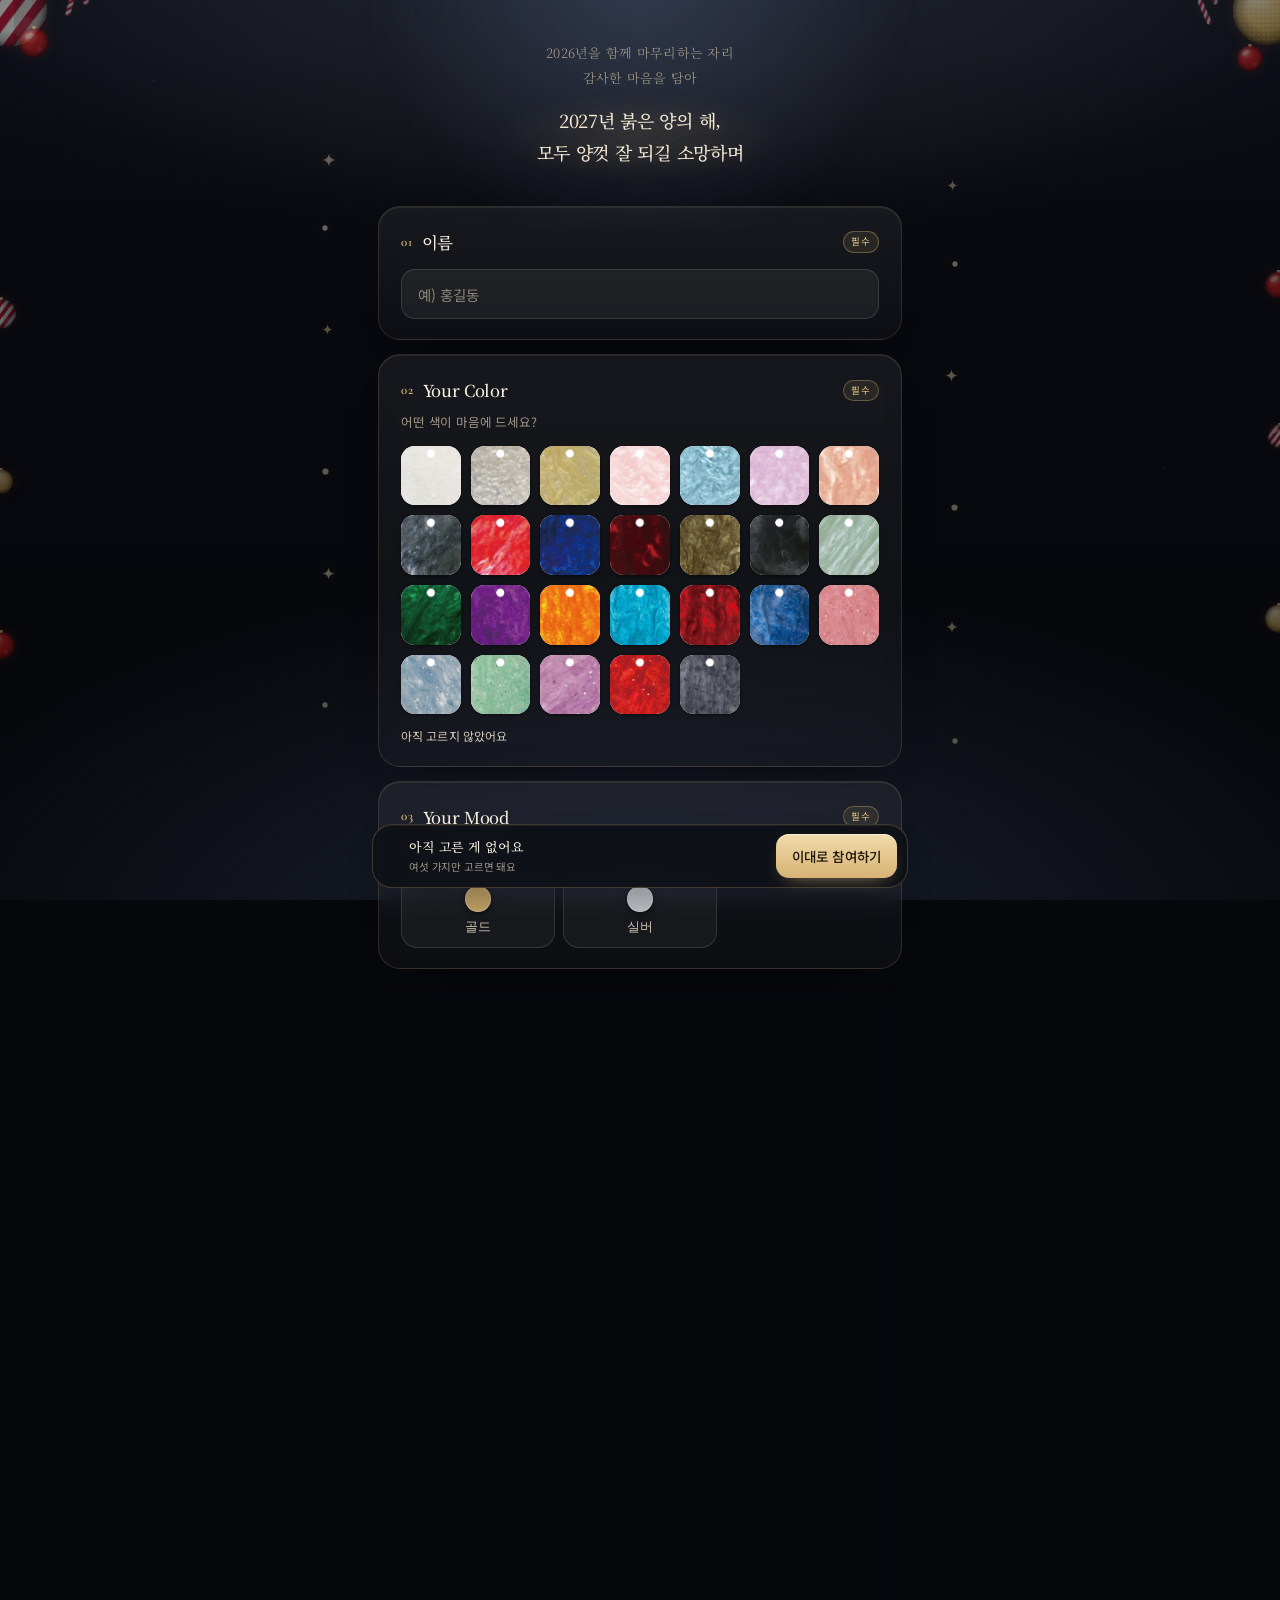
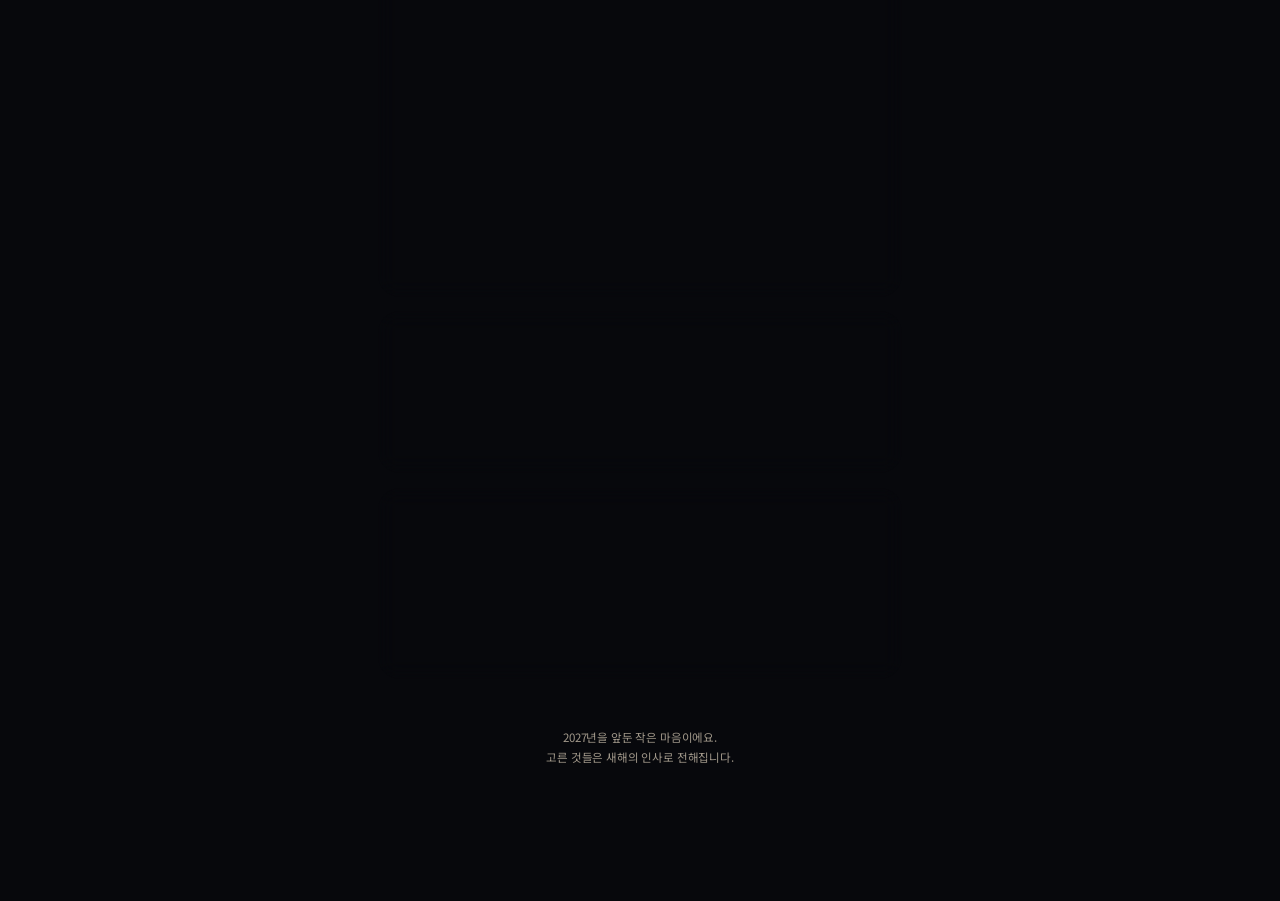
<file: index.html>
<!doctype html>
<html lang="ko">
<head>
<meta charset="utf-8">
<meta name="viewport" content="width=device-width, initial-scale=1, viewport-fit=cover">
<meta name="robots" content="noindex, nofollow">
<meta name="theme-color" content="#07080c">
<title>2027 새해 소망</title>
<meta name="description" content="2027년, 나를 닮은 색과 그림으로 새해의 무드를 골라 보세요.">
<meta property="og:title" content="2027 새해 소망">
<meta property="og:description" content="한 해를 닮은 색과 그림을 골라 새해의 첫 마음을 전해 보세요.">
<meta property="og:type" content="website">
<link rel="preconnect" href="https://fonts.googleapis.com">
<link rel="preconnect" href="https://fonts.gstatic.com" crossorigin>
<link href="https://fonts.googleapis.com/css2?family=Noto+Serif+KR:wght@300;500;700&family=Noto+Sans+KR:wght@300;400;500;700&family=Nanum+Pen+Script&family=Cormorant+Garamond:ital,wght@0,300;0,400;0,600;1,400&display=swap" rel="stylesheet">
<link rel="stylesheet" href="styles.css?v=20271120n">
</head>
<body>
<div class="sky" aria-hidden="true"></div>
<div class="aura" aria-hidden="true"></div>

<!-- 오너먼트 심볼: 유광 레드 볼 · 골드 글리터 볼 · 레드·화이트 사선 줄무늬 볼 · 캔디케인 -->
<svg class="orn-sprite" aria-hidden="true" focusable="false" width="0" height="0">
  <defs>
    <radialGradient id="oRedBody" cx="35%" cy="28%" r="82%">
      <stop offset="0" stop-color="#ff8271"/>
      <stop offset=".34" stop-color="#e4211f"/>
      <stop offset=".76" stop-color="#ad1010"/>
      <stop offset="1" stop-color="#680708"/>
    </radialGradient>
    <radialGradient id="oGoldBody" cx="35%" cy="28%" r="84%">
      <stop offset="0" stop-color="#fdf2c8"/>
      <stop offset=".42" stop-color="#e3bf6d"/>
      <stop offset=".8" stop-color="#b0872c"/>
      <stop offset="1" stop-color="#74551a"/>
    </radialGradient>
    <radialGradient id="oRim" cx="50%" cy="50%" r="50%">
      <stop offset=".58" stop-color="#000" stop-opacity="0"/>
      <stop offset=".87" stop-color="#000" stop-opacity=".26"/>
      <stop offset="1" stop-color="#000" stop-opacity=".62"/>
    </radialGradient>
    <pattern id="oGlitter" width="6.4" height="6.4" patternUnits="userSpaceOnUse">
      <circle cx="1.2" cy="1.7" r=".95" fill="#fff6cf" opacity=".9"/>
      <circle cx="4.7" cy="3.2" r=".68" fill="#fffdf0" opacity=".55"/>
      <circle cx="3" cy="5.8" r=".8" fill="#8b6a24" opacity=".5"/>
      <circle cx="6" cy="0.9" r=".55" fill="#ffe9a8" opacity=".75"/>
      <circle cx="0.6" cy="4.4" r=".5" fill="#ffeec0" opacity=".4"/>
    </pattern>
    <pattern id="oStripe" width="23" height="23" patternUnits="userSpaceOnUse" patternTransform="rotate(37)">
      <rect width="11.5" height="23" fill="#c8102e"/>
      <rect x="11.5" width="11.5" height="23" fill="#fdf7ef"/>
    </pattern>
    <clipPath id="oBallClip"><circle cx="50" cy="52" r="46"/></clipPath>

    <symbol id="oBallRed" viewBox="0 0 100 100">
      <circle cx="50" cy="52" r="46" fill="url(#oRedBody)"/>
      <circle cx="50" cy="52" r="46" fill="url(#oRim)"/>
      <ellipse cx="35" cy="31" rx="14" ry="8.6" transform="rotate(-30 35 31)" fill="#fff3ec" opacity=".5"/>
      <circle cx="67" cy="73" r="8" fill="#ff9c88" opacity=".2"/>
      <rect x="44" y="0" width="12" height="9" rx="2.6" fill="#e2bf78"/>
    </symbol>

    <symbol id="oBallGold" viewBox="0 0 100 100">
      <circle cx="50" cy="52" r="46" fill="url(#oGoldBody)"/>
      <circle cx="50" cy="52" r="46" fill="url(#oGlitter)" opacity=".85"/>
      <circle cx="50" cy="52" r="46" fill="url(#oRim)"/>
      <ellipse cx="35" cy="30" rx="12" ry="7" transform="rotate(-30 35 30)" fill="#fffaea" opacity=".22"/>
      <rect x="44" y="0" width="12" height="9" rx="2.6" fill="#e2bf78"/>
    </symbol>

    <symbol id="oBallStripe" viewBox="0 0 100 100">
      <circle cx="50" cy="52" r="46" fill="url(#oStripe)"/>
      <g clip-path="url(#oBallClip)">
        <ellipse cx="33" cy="30" rx="15" ry="9" transform="rotate(-30 33 30)" fill="#fff" opacity=".5"/>
        <path d="M56 6a46 46 0 0 1 0 92" fill="#000" opacity=".16"/>
        <ellipse cx="68" cy="74" rx="17" ry="12" fill="#fff" opacity=".12"/>
      </g>
      <circle cx="50" cy="52" r="46" fill="url(#oRim)"/>
      <rect x="44" y="0" width="12" height="9" rx="2.6" fill="#e2bf78"/>
    </symbol>

    <pattern id="oCaneStripe" width="14" height="14" patternUnits="userSpaceOnUse" patternTransform="rotate(45)">
      <rect width="7" height="14" fill="#cf1233"/>
      <rect x="7" width="7" height="14" fill="#fffdf7"/>
    </pattern>
    <mask id="oCaneMask" maskUnits="userSpaceOnUse" x="0" y="0" width="70" height="104">
      <path d="M22 96V40a19 19 0 0 1 38 0v14" fill="none" stroke="#fff" stroke-width="13" stroke-linecap="round"/>
    </mask>

    <symbol id="oCane" viewBox="0 0 70 104">
      <g mask="url(#oCaneMask)">
        <rect x="0" y="0" width="70" height="104" fill="url(#oCaneStripe)"/>
        <path d="M40 0h30v104H40z" fill="#5c0a12" opacity=".16"/>
      </g>
    </symbol>
  </defs>
</svg>

<!-- 은은하게 반짝이는 오너먼트 (터치·입력 영역을 가리지 않습니다) -->
<div class="orn-layer" aria-hidden="true">
  <!-- 상단 모서리: 왼쪽 -->
  <svg class="orn" viewBox="0 0 100 100" style="top:-34px;left:-32px;width:82px;--d:-.4s;--o:.5"><use href="#oBallStripe"/></svg>
  <svg class="orn" viewBox="0 0 100 100" style="top:26px;left:18px;width:32px;--d:-2.6s;--o:.46"><use href="#oBallRed"/></svg>
  <svg class="orn" viewBox="0 0 70 104" style="top:-20px;left:64px;width:26px;--d:-4.1s;--o:.4;transform:rotate(16deg)"><use href="#oCane"/></svg>

  <!-- 상단 모서리: 오른쪽 -->
  <svg class="orn" viewBox="0 0 100 100" style="top:-28px;right:-24px;width:74px;--d:-1.6s;--o:.5"><use href="#oBallGold"/></svg>
  <svg class="orn" viewBox="0 0 100 100" style="top:44px;right:16px;width:28px;--d:-3.4s;--o:.44"><use href="#oBallRed"/></svg>
  <svg class="orn" viewBox="0 0 70 104" style="top:-14px;right:60px;width:26px;--d:-.9s;--o:.38;transform:rotate(-24deg)"><use href="#oCane"/></svg>

  <!-- 좌우 가장자리 -->
  <svg class="orn" viewBox="0 0 100 100" style="top:33%;left:-15px;width:32px;--d:-2.1s;--o:.4"><use href="#oBallStripe"/></svg>
  <svg class="orn" viewBox="0 0 100 100" style="top:52%;left:-12px;width:26px;--d:-5.2s;--o:.36"><use href="#oBallGold"/></svg>
  <svg class="orn" viewBox="0 0 100 100" style="top:70%;left:-14px;width:30px;--d:-3.8s;--o:.38"><use href="#oBallRed"/></svg>

  <svg class="orn" viewBox="0 0 100 100" style="top:30%;right:-13px;width:29px;--d:-4.6s;--o:.4"><use href="#oBallRed"/></svg>
  <svg class="orn" viewBox="0 0 100 100" style="top:47%;right:-12px;width:25px;--d:-1.3s;--o:.36"><use href="#oBallStripe"/></svg>
  <svg class="orn" viewBox="0 0 100 100" style="top:67%;right:-14px;width:30px;--d:-6s;--o:.38"><use href="#oBallGold"/></svg>
  <svg class="orn-side l" style="top:17%;width:14px;--d:-1.1s" viewBox="0 0 24 24" role="presentation"><path d="M12 1.2c1 6.4 4.4 9.8 10.8 10.8C16.4 13 13 16.4 12 22.8 11 16.4 7.6 13 1.2 12 7.6 11 11 7.6 12 1.2Z" fill="#f3e2b8" opacity=".75"/></svg>
  <svg class="orn-side l" style="top:25%;width:6px;--d:-3.2s" viewBox="0 0 10 10" role="presentation"><circle cx="5" cy="5" r="4.4" fill="#efe3c9" opacity=".8"/></svg>
  <svg class="orn-side l" style="top:36%;width:11px;--d:-2.2s" viewBox="0 0 24 24" role="presentation"><path d="M12 1.2c1 6.4 4.4 9.8 10.8 10.8C16.4 13 13 16.4 12 22.8 11 16.4 7.6 13 1.2 12 7.6 11 11 7.6 12 1.2Z" fill="#e8d2a2" opacity=".7"/></svg>
  <svg class="orn-side l" style="top:52%;width:7px;--d:-4.4s" viewBox="0 0 10 10" role="presentation"><circle cx="5" cy="5" r="4.4" fill="#f7eccd" opacity=".7"/></svg>
  <svg class="orn-side l" style="top:63%;width:13px;--d:-0.6s" viewBox="0 0 24 24" role="presentation"><path d="M12 1.2c1 6.4 4.4 9.8 10.8 10.8C16.4 13 13 16.4 12 22.8 11 16.4 7.6 13 1.2 12 7.6 11 11 7.6 12 1.2Z" fill="#f3e2b8" opacity=".7"/></svg>
  <svg class="orn-side l" style="top:78%;width:6px;--d:-5.1s" viewBox="0 0 10 10" role="presentation"><circle cx="5" cy="5" r="4.4" fill="#efe3c9" opacity=".65"/></svg>

  <svg class="orn-side r" style="top:20%;width:11px;--d:-2.8s" viewBox="0 0 24 24" role="presentation"><path d="M12 1.2c1 6.4 4.4 9.8 10.8 10.8C16.4 13 13 16.4 12 22.8 11 16.4 7.6 13 1.2 12 7.6 11 11 7.6 12 1.2Z" fill="#e8d2a2" opacity=".72"/></svg>
  <svg class="orn-side r" style="top:29%;width:6px;--d:-0.9s" viewBox="0 0 10 10" role="presentation"><circle cx="5" cy="5" r="4.4" fill="#f7eccd" opacity=".75"/></svg>
  <svg class="orn-side r" style="top:41%;width:13px;--d:-4.0s" viewBox="0 0 24 24" role="presentation"><path d="M12 1.2c1 6.4 4.4 9.8 10.8 10.8C16.4 13 13 16.4 12 22.8 11 16.4 7.6 13 1.2 12 7.6 11 11 7.6 12 1.2Z" fill="#f3e2b8" opacity=".7"/></svg>
  <svg class="orn-side r" style="top:56%;width:7px;--d:-2.6s" viewBox="0 0 10 10" role="presentation"><circle cx="5" cy="5" r="4.4" fill="#efe3c9" opacity=".7"/></svg>
  <svg class="orn-side r" style="top:69%;width:12px;--d:-5.5s" viewBox="0 0 24 24" role="presentation"><path d="M12 1.2c1 6.4 4.4 9.8 10.8 10.8C16.4 13 13 16.4 12 22.8 11 16.4 7.6 13 1.2 12 7.6 11 11 7.6 12 1.2Z" fill="#e8d2a2" opacity=".68"/></svg>
  <svg class="orn-side r" style="top:82%;width:6px;--d:-1.7s" viewBox="0 0 10 10" role="presentation"><circle cx="5" cy="5" r="4.4" fill="#f7eccd" opacity=".6"/></svg>
</div>

<header class="hero">
  <div class="lede greeting">
    <p class="greet-small">2026년을 함께 마무리하는 자리<br>감사한 마음을 담아</p>
    <p class="greet-big">2027년 붉은 양의 해,<br>모두 양껏 잘 되길 소망하며</p>
  </div>
</header>

<main>
  <form id="moodForm" novalidate>
    <section class="panel" id="panel-name">
      <header class="panel-head">
        <span class="step">01</span>
        <h2>이름</h2>
        <span class="tag required">필수</span>
      </header>
      <div class="field">
        <input type="text" id="inputName" name="name" maxlength="16" autocomplete="name"
               placeholder="예) 홍길동" aria-label="이름">
      </div>
      <p class="error" id="errName" hidden>이름을 적어 주세요.</p>
    </section>

    <section class="panel" id="panel-color">
      <header class="panel-head">
        <span class="step">02</span>
        <h2>Your Color</h2>
        <span class="tag required">필수</span>
      </header>
      <p class="panel-desc">어떤 색이 마음에 드세요?</p>
      <div class="swatch-grid" id="colorGrid" role="radiogroup" aria-label="아크릴 컬러 26색"></div>
      <p class="picked" id="colorPicked">아직 고르지 않았어요</p>
      <p class="error" id="errColor" hidden>컬러를 하나 골라 주세요.</p>
    </section>

    <section class="panel" id="panel-mood">
      <header class="panel-head">
        <span class="step">03</span>
        <h2>Your Mood</h2>
        <span class="tag required">필수</span>
      </header>
      <p class="panel-desc">분위기도 골라 보세요</p>
      <div class="point-grid" id="moodGrid" role="radiogroup" aria-label="무드"></div>
      <p class="error" id="errMood" hidden>분위기를 하나 골라 주세요.</p>
    </section>

    <section class="panel" id="panel-image">
      <header class="panel-head">
        <span class="step">04</span>
        <h2>Your Image</h2>
        <span class="tag required">필수</span>
      </header>
      <p class="panel-desc">마음에 드는 그림과 라인을 두 자리씩 골라 보세요. 같은 것을 두 번 골라도 좋아요.</p>

      <div class="pick-block" id="blockArt">
        <div class="pick-head"><h3>그림</h3><span class="pick-count">124</span><span class="pick-state" id="artState">0 / 2</span></div>
        <div class="slots" id="artSlots" role="group" aria-label="고른 그림 자리"></div>
        <div class="art-wrap" id="artWrap">
          <div class="art-scroll" id="artScroll">
            <div class="art-grid" id="artGrid" role="group" aria-label="그림 124종"></div>
          </div>
          <span class="art-fade" aria-hidden="true"></span>
        </div>
        <p class="scroll-cue" id="artCue"><span aria-hidden="true">←</span> 좌우로 넘겨 보세요 <span aria-hidden="true">→</span></p>
        <p class="pick-hint" id="artHint">빈 자리를 누르면 ①, ② 순서로 담겨요. 같은 그림을 두 번 눌러도 돼요.</p>
      </div>

      <div class="pick-block" id="blockLine">
        <div class="pick-head"><h3>라인</h3><span class="pick-count">7</span><span class="pick-state" id="lineState">0 / 2</span></div>
        <div class="slots" id="lineSlots" role="group" aria-label="고른 라인 자리"></div>
        <div class="line-grid" id="lineGrid" role="group" aria-label="라인 7종"></div>
        <p class="pick-hint" id="lineHint">빈 자리를 누르면 ①, ② 순서로 담겨요. 같은 라인을 두 번 눌러도 돼요.</p>
      </div>

      <p class="picked" id="iconPicked">아직 고르지 않았어요</p>
      <p class="error" id="errIcon" hidden>그림을 하나 골라 주세요.</p>
    </section>

    <section class="panel" id="panel-number">
      <header class="panel-head">
        <span class="step">05</span>
        <h2>Your Number</h2>
        <span class="tag">선택</span>
      </header>
      <p class="panel-desc">2027년을 대표할 나만의 숫자나 기념일을 적어주세요.</p>
      <div class="field">
        <input type="text" id="inputNumber" name="number" maxlength="20" placeholder="예) 2027 / 0101 / 777 / 1004" aria-label="Your Number">
      </div>
    </section>

    <section class="panel" id="panel-keyword">
      <header class="panel-head">
        <span class="step">06</span>
        <h2>Your Keyword</h2>
        <span class="tag required">필수</span>
      </header>
      <p class="panel-desc">2027년 나와 함께 할 단어를 적어주세요</p>
      <div class="field">
        <input type="text" id="inputKeyword" name="keyword" maxlength="24" placeholder="입력해 주세요" aria-label="Your Keyword" aria-describedby="keywordExamples">
      </div>
      <p class="field-hint" id="keywordExamples">예) <span class="ex">꿀호떡</span> / <span class="ex">나는멋있어</span> / <span class="ex">ArieL</span> / <span class="ex">Romans5:8</span> / <span class="ex">Happy</span></p>
      <p class="error" id="errKeyword" hidden>단어를 적어 주세요.</p>
    </section>

    <footer class="site-foot">
      <p>2027년을 앞둔 작은 마음이에요.<br>고른 것들은 새해의 인사로 전해집니다.</p>
    </footer>

  </form>
</main>

<div class="dock" id="dock">
  <span class="dock-swatch" id="dockSwatch" aria-hidden="true"></span>
  <div class="dock-text">
    <strong id="dockTitle">아직 고른 게 없어요</strong>
    <small id="dockSub">여섯 가지만 고르면 돼요</small>
  </div>
  <button type="submit" form="moodForm" class="btn-primary" id="submitBtn">이대로 참여하기</button>
</div>

<div class="done" id="doneScreen" hidden>
  <div class="done-orn" aria-hidden="true">
    <svg class="tw" style="top:16px;left:24px;width:13px;animation-delay:-1.4s" viewBox="0 0 24 24"><path d="M12 1.2c1 6.4 4.4 9.8 10.8 10.8C16.4 13 13 16.4 12 22.8 11 16.4 7.6 13 1.2 12 7.6 11 11 7.6 12 1.2Z" fill="#f3e2b8"/></svg>
    <svg class="tw" style="top:44px;right:30px;width:9px;animation-delay:-3.6s" viewBox="0 0 24 24"><path d="M12 1.2c1 6.4 4.4 9.8 10.8 10.8C16.4 13 13 16.4 12 22.8 11 16.4 7.6 13 1.2 12 7.6 11 11 7.6 12 1.2Z" fill="#e8d2a2"/></svg>
    <svg class="tw" style="top:8px;right:96px;width:6px;animation-delay:-2.1s" viewBox="0 0 24 24"><path d="M12 1.2c1 6.4 4.4 9.8 10.8 10.8C16.4 13 13 16.4 12 22.8 11 16.4 7.6 13 1.2 12 7.6 11 11 7.6 12 1.2Z" fill="#f7eccd"/></svg>
    <svg class="tw" style="top:72px;left:78px;width:7px;animation-delay:-4.8s" viewBox="0 0 24 24"><path d="M12 1.2c1 6.4 4.4 9.8 10.8 10.8C16.4 13 13 16.4 12 22.8 11 16.4 7.6 13 1.2 12 7.6 11 11 7.6 12 1.2Z" fill="#e8d2a2"/></svg>
  </div>
  <div class="done-inner">
    <p class="done-eyebrow">고르기 완료</p>
    <h2 id="doneTitle">참여해 주셔서 감사합니다!</h2>
    <p class="done-sub" id="doneSub">고른 마음이 잘 담겼어요.</p>
    <ul class="summary" id="doneSummary"></ul>
    <p class="done-note">2027년 붉은 양의 해, 모두 양껏 잘 되길 바라며.<br>2026년을 함께 마무리하는 자리, 감사한 마음을 담아.</p>
    <button type="button" class="btn-ghost" id="againBtn">처음부터 다시 고르기</button>
  </div>
</div>

<script src="app.js?v=20271120n"></script>
</body>
</html>
</file>
<file: styles.css>
/* 2027 나만의 무드 — midnight / champagne edition */
:root{
  --bg:#07080c;
  --bg-2:#0b0d13;
  --bg-3:#131722;
  --ink:#f5eee0;
  --ink-soft:#d2c8b6;
  --muted:#a1988a;
  --line:rgba(214,186,132,.16);
  --line-soft:rgba(255,255,255,.09);
  --accent:#e3b972;
  --gold:#d9b877;
  --gold-deep:#a9853f;
  --gold-line:rgba(217,184,119,.34);
  --cream:#f8f1e2;
  --serif:'Noto Serif KR','Nanum Myeongjo',Georgia,serif;
  --sans:'Noto Sans KR','Apple SD Gothic Neo',system-ui,-apple-system,sans-serif;
  --hand:'Nanum Pen Script','Gaegu','Segoe Script',cursive;
  --display:'Cormorant Garamond','Noto Serif KR',Georgia,serif;
  --radius:22px;
  color-scheme:dark;
}

*{box-sizing:border-box}
html{
  -webkit-text-size-adjust:100%;
  scroll-padding-bottom:118px;
  background:var(--bg);
}
body{
  margin:0;
  padding:0 0 calc(110px + env(safe-area-inset-bottom));
  background:var(--bg);
  color:var(--ink);
  font-family:var(--sans);
  font-weight:400;
  line-height:1.6;
  letter-spacing:-0.01em;
  word-break:keep-all;
  overflow-wrap:break-word;
  -webkit-font-smoothing:antialiased;
  overflow-x:hidden;
}

/* 깊은 연말 블랙 — 네이비-블랙 그라데이션 */
body::before{
  content:'';
  position:fixed;
  inset:0;
  background:
    radial-gradient(120% 62% at 50% -12%, #1b2233 0%, rgba(27,34,51,0) 62%),
    radial-gradient(78% 42% at 50% -4%, rgba(217,184,119,.13) 0%, rgba(217,184,119,0) 68%),
    radial-gradient(90% 60% at 50% 106%, rgba(30,37,54,.85) 0%, rgba(7,8,12,0) 70%),
    linear-gradient(180deg, #0a0c12 0%, #08090e 38%, #06070a 100%);
  pointer-events:none;
  z-index:0;
}
/* 아주 옅은 별가루 */
.sky{
  position:fixed;
  inset:0;
  pointer-events:none;
  z-index:0;
  opacity:.55;
  background-image:
    radial-gradient(1.1px 1.1px at 12% 9%, rgba(255,247,226,.85), transparent 60%),
    radial-gradient(1px 1px at 82% 14%, rgba(255,247,226,.6), transparent 60%),
    radial-gradient(1.2px 1.2px at 33% 26%, rgba(240,226,196,.5), transparent 60%),
    radial-gradient(1px 1px at 68% 38%, rgba(255,247,226,.45), transparent 60%),
    radial-gradient(1.3px 1.3px at 91% 52%, rgba(255,247,226,.5), transparent 60%),
    radial-gradient(1px 1px at 6% 46%, rgba(240,226,196,.5), transparent 60%),
    radial-gradient(1.1px 1.1px at 46% 64%, rgba(255,247,226,.35), transparent 60%),
    radial-gradient(1px 1px at 76% 78%, rgba(240,226,196,.4), transparent 60%),
    radial-gradient(1.2px 1.2px at 22% 88%, rgba(255,247,226,.35), transparent 60%);
}
.aura{
  position:fixed;
  left:50%; top:-300px;
  width:560px; height:560px;
  margin-left:-280px;
  border-radius:50%;
  background:radial-gradient(circle, rgba(120,146,196,.22), rgba(120,146,196,0) 68%);
  filter:blur(14px);
  pointer-events:none;
  z-index:0;
}
main,header,footer,.dock{position:relative;z-index:1}

/* ---------- 오너먼트 ---------- */
.orn-layer{
  position:fixed;
  inset:0;
  z-index:0;
  pointer-events:none;
  overflow:hidden;
}
.orn-sprite{
  position:absolute;
  width:0; height:0;
  overflow:hidden;
}
/* 유광 레드·골드 글리터·사선 줄무늬 볼, 캔디케인 — 배경 장식(터치·입력 방해 없음) */
.orn{
  position:absolute;
  height:auto;
  opacity:var(--o,.4);
  filter:drop-shadow(0 0 7px rgba(226,84,52,.22));
  animation:ornTwinkle 9s ease-in-out infinite;
  animation-delay:var(--d,0s);
  pointer-events:none;
}
@keyframes ornTwinkle{
  0%,100%{opacity:var(--o,.4)}
  44%{opacity:calc(var(--o,.4) * 1.6)}
  62%{opacity:calc(var(--o,.4) * 1.05)}
  80%{opacity:calc(var(--o,.4) * .72)}
}
.orn-side{
  position:absolute;
  height:auto;
  opacity:.5;
  filter:drop-shadow(0 0 6px rgba(233,206,150,.35));
}
.orn-side.l{left:8px}
.orn-side.r{right:8px}
.tw{
  animation:twinkle 5.2s ease-in-out infinite;
  transform-box:fill-box;
  transform-origin:center;
  opacity:.55;
}
@keyframes twinkle{
  0%,100%{opacity:.22;transform:scale(.88)}
  42%{opacity:.98;transform:scale(1.08)}
  66%{opacity:.45;transform:scale(.96)}
}

/* ---------- hero ---------- */
.hero{
  max-width:560px;
  margin:0 auto;
  padding:calc(40px + env(safe-area-inset-top)) 20px 4px;
  text-align:center;
}
.lede.greeting{
  display:flex;
  flex-direction:column;
  gap:13px;
  margin:0 auto;
  max-width:20em;
  font-family:var(--serif);
  font-weight:300;
  letter-spacing:-0.005em;
  text-align:center;
}
.lede.greeting p{margin:0}
.greet-small{
  font-size:clamp(12px,3.3vw,13px);
  font-weight:300;
  line-height:1.95;
  letter-spacing:.02em;
  color:#a89d8b;
}
.greet-big{
  position:relative;
  font-size:clamp(16px,4.5vw,18px);
  font-weight:500;
  line-height:1.78;
  letter-spacing:-0.015em;
  color:#f2e8d4;
  text-shadow:0 1px 20px rgba(217,184,119,.22);
}
.greet-big::before{
  content:'';
  position:absolute;
  inset:-12px -20px;
  background:radial-gradient(58% 72% at 50% 50%, rgba(217,184,119,.11), rgba(217,184,119,0) 72%);
  pointer-events:none;
  z-index:-1;
}

/* ---------- panels ---------- */
#moodForm{
  max-width:560px;
  margin:0 auto;
  padding:34px 18px 0;
}
.panel{
  background:linear-gradient(180deg, rgba(255,255,255,.062), rgba(255,255,255,.028));
  border:1px solid var(--line);
  border-radius:var(--radius);
  padding:20px 18px 18px;
  margin:0 0 14px;
  box-shadow:
    0 1px 0 rgba(255,255,255,.07) inset,
    0 22px 44px -34px rgba(0,0,0,.95);
  -webkit-backdrop-filter:blur(10px) saturate(1.05);
  backdrop-filter:blur(10px) saturate(1.05);
  scroll-margin-top:20px;
}
.panel-head{
  display:flex;
  align-items:center;
  gap:8px;
  flex-wrap:wrap;
}
.step{
  font-family:var(--display);
  font-size:13px;
  font-weight:600;
  letter-spacing:.1em;
  color:var(--gold);
}
.panel-head h2{
  margin:0;
  font-family:var(--serif);
  font-size:16.5px;
  font-weight:500;
  letter-spacing:-0.02em;
  color:var(--cream);
  flex:1 1 auto;
}
.tag{
  font-size:9.5px;
  letter-spacing:.08em;
  padding:2px 7px;
  border-radius:999px;
  border:1px solid rgba(255,255,255,.14);
  color:var(--muted);
  background:rgba(255,255,255,.04);
  flex:none;
}
.tag.required{
  color:#ecc98d;
  border-color:rgba(217,184,119,.34);
  background:rgba(217,184,119,.1);
}
.panel-desc{
  margin:8px 0 14px;
  font-size:12.5px;
  line-height:1.6;
  color:var(--muted);
}
.field{position:relative}
/* 설명 문구가 없는 패널(01 이름)은 제목과 입력칸 사이 여백을 따로 준다 */
.panel-head + .field{margin-top:14px}
.field input{
  width:100%;
  height:50px;
  padding:0 16px;
  font-family:var(--sans);
  font-size:16px;
  color:var(--cream);
  background:rgba(255,255,255,.055);
  border:1px solid rgba(255,255,255,.13);
  border-radius:14px;
  outline:none;
  transition:border-color .2s, box-shadow .2s, background .2s;
  -webkit-appearance:none;
  caret-color:var(--gold);
}
.field input::placeholder{color:#8e8778;font-size:14.5px}
/* 입력칸 placeholder에 다 들어가지 않는 예시는 입력칸 바로 아래 안내 문구로 줄바꿔 모두 보이게 둔다 */
.field-hint{
  margin:8px 2px 0;
  font-size:12px;
  line-height:1.75;
  letter-spacing:0.01em;
  color:var(--muted);
  word-break:keep-all;
  overflow-wrap:break-word;
}
.field-hint .ex{white-space:nowrap}
.field input:focus{
  border-color:rgba(217,184,119,.62);
  background:rgba(255,255,255,.08);
  box-shadow:0 0 0 4px rgba(217,184,119,.14);
}
.error{
  margin:8px 0 0;
  font-size:11.5px;
  color:#eda692;
  letter-spacing:0.01em;
}
.chips{
  display:flex;
  gap:6px;
  flex-wrap:wrap;
  margin-top:10px;
}
.chip{
  font-family:var(--sans);
  font-size:11.5px;
  color:var(--ink-soft);
  background:rgba(255,255,255,.05);
  border:1px solid rgba(255,255,255,.12);
  border-radius:999px;
  padding:6px 11px;
  cursor:pointer;
  transition:all .18s ease;
}
.chip:hover{background:rgba(217,184,119,.12);border-color:rgba(217,184,119,.45);color:var(--cream)}
.chip:active{transform:scale(.97)}

/* ---------- color swatches ---------- */
.swatch-grid{
  display:grid;
  grid-template-columns:repeat(auto-fill, minmax(48px,1fr));
  gap:8px;
}
.swatch{
  position:relative;
  aspect-ratio:1;
  padding:0;
  border:0;
  background:none;
  cursor:pointer;
  border-radius:16px;
  -webkit-tap-highlight-color:transparent;
}
.swatch img{
  width:100%; height:100%;
  display:block;
  border-radius:14px;
  object-fit:cover;
  background:#fff;
  box-shadow:0 1px 3px rgba(0,0,0,.5), 0 0 0 1px rgba(255,255,255,.16) inset;
  transition:transform .18s ease, box-shadow .18s ease;
}
.swatch:hover img{transform:translateY(-1px)}
.swatch .swatch-check{
  position:absolute;
  right:-4px; bottom:-4px;
  width:18px; height:18px;
  border-radius:50%;
  background:#100f0c;
  color:var(--cream);
  font-size:10px;
  line-height:18px;
  text-align:center;
  opacity:0;
  transform:scale(.6);
  transition:all .18s ease;
  box-shadow:0 0 0 1.5px rgba(247,240,226,.85);
}
.swatch[aria-checked="true"] img{
  transform:scale(.9);
  box-shadow:0 0 0 2px #f0d9a8, 0 0 0 5px rgba(10,11,15,.95), 0 6px 16px rgba(0,0,0,.6);
}
.swatch[aria-checked="true"] .swatch-check{opacity:1;transform:scale(1)}
.picked{
  margin:12px 0 0;
  font-size:12px;
  color:var(--ink-soft);
  letter-spacing:.01em;
  min-height:1.3em;
}
.picked b{font-weight:500;color:var(--cream)}

/* ---------- points ---------- */
.point-grid{
  display:grid;
  grid-template-columns:repeat(3,1fr);
  gap:8px;
}
.point{
  position:relative;
  display:flex;
  flex-direction:column;
  align-items:center;
  gap:7px;
  padding:13px 6px 11px;
  border:1px solid rgba(255,255,255,.12);
  border-radius:16px;
  background:rgba(255,255,255,.045);
  cursor:pointer;
  transition:all .18s ease;
  -webkit-tap-highlight-color:transparent;
}
.point .orb{
  width:26px; height:26px;
  border-radius:50%;
  box-shadow:0 0 0 1px rgba(255,255,255,.28) inset, 0 2px 6px rgba(0,0,0,.55);
}
.point span{font-size:12.5px;color:var(--ink-soft);letter-spacing:.02em}
.point[aria-checked="true"]{
  border-color:rgba(217,184,119,.72);
  background:rgba(217,184,119,.1);
  box-shadow:0 0 0 1px rgba(217,184,119,.3), 0 8px 20px -14px rgba(217,184,119,.8);
}
.point[aria-checked="true"] span{color:var(--cream);font-weight:500}

/* ---------- icon tabs & grid ---------- */
.tabs{
  display:flex;
  gap:6px;
  overflow-x:auto;
  padding:2px 0 10px;
  scrollbar-width:none;
}
.tabs::-webkit-scrollbar{display:none}
.tab{
  flex:none;
  font-family:var(--sans);
  font-size:12px;
  color:var(--ink-soft);
  background:rgba(255,255,255,.05);
  border:1px solid rgba(255,255,255,.12);
  border-radius:999px;
  padding:7px 13px;
  cursor:pointer;
  transition:all .18s ease;
  white-space:nowrap;
}
.tab .count{opacity:.55;font-size:10.5px;margin-left:3px}
.tab[aria-selected="true"]{
  background:linear-gradient(180deg, #f1d9a8, #d8b477);
  border-color:rgba(240,217,168,.9);
  color:#221a0e;
  font-weight:500;
  box-shadow:0 6px 16px -10px rgba(217,184,119,.85);
}
.tab[aria-selected="true"] .count{opacity:.6}
/* 아이콘은 검은 획 투명 PNG → 셀 배경은 밝은 아이보리/크림으로 유지 */
.icon-grid{
  display:grid;
  grid-template-columns:repeat(5, 1fr);
  gap:6px;
}
.icon-cell{
  position:relative;
  aspect-ratio:1;
  padding:7px;
  border:1px solid rgba(255,255,255,.1);
  border-radius:12px;
  background:linear-gradient(180deg, #fbf6ea 0%, #efe6d5 100%);
  cursor:pointer;
  transition:all .16s ease;
  -webkit-tap-highlight-color:transparent;
  /* 같은 칸을 연속으로 두 번 탭할 때 더블탭 줌으로 두 번째 탭이 먹히지 않도록 */
  touch-action:manipulation;
}
.icon-cell:hover{border-color:rgba(217,184,119,.6);background:linear-gradient(180deg, #fffdf6 0%, #f6efe0 100%)}
.icon-cell img{
  width:100%; height:100%;
  object-fit:contain;
  display:block;
}
.icon-cell[aria-checked="true"]{
  border-color:#f0d9a8;
  background:linear-gradient(180deg, #fffdf6 0%, #f7efdd 100%);
  box-shadow:0 0 0 2px #e8c98f, 0 0 0 5px rgba(232,201,143,.2), 0 8px 18px -8px rgba(0,0,0,.75);
}

/* ---------- 그림·라인 두 개 고르기 ---------- */
.pick-block{margin:0 0 16px}
.pick-block:last-of-type{margin-bottom:6px}
.pick-head{
  display:flex;
  align-items:baseline;
  gap:7px;
  margin:0 0 9px;
}
.pick-head h3{
  margin:0;
  font-family:var(--serif);
  font-size:13.5px;
  font-weight:500;
  letter-spacing:-0.01em;
  color:var(--cream);
}
.pick-count{font-size:10px;color:var(--muted);letter-spacing:.04em}
.pick-state{
  margin-left:auto;
  flex:none;
  font-family:var(--display);
  font-size:11.5px;
  font-weight:600;
  letter-spacing:.08em;
  color:var(--muted);
  border:1px solid rgba(255,255,255,.13);
  border-radius:999px;
  padding:1px 9px;
  transition:all .2s ease;
}
.pick-state.is-full{
  color:#f0d9a8;
  border-color:rgba(217,184,119,.5);
  background:rgba(217,184,119,.12);
}
.pick-hint{
  margin:9px 0 0;
  font-size:11px;
  line-height:1.55;
  letter-spacing:.005em;
  color:#8d8577;
  transition:color .2s ease;
}
.pick-hint.flash{color:#e9c893}
.pick-hint.full{color:#c4b79d}

/* 그림 124종 — 4행 가로 스크롤 그리드 */
.slots{
  display:grid;
  grid-template-columns:1fr 1fr;
  gap:6px;
  margin:0 0 10px;
}
.slot{
  display:flex;
  align-items:center;
  gap:6px;
  min-height:44px;
  padding:5px 7px;
  border:1px dashed rgba(255,255,255,.18);
  border-radius:12px;
  background:rgba(255,255,255,.03);
  transition:border-color .2s ease, background .2s ease;
}
.slot.filled{
  border-style:solid;
  border-color:rgba(217,184,119,.5);
  background:rgba(217,184,119,.09);
}
.slot-no{
  flex:none;
  width:13px;
  font-family:var(--display);
  font-size:12.5px;
  line-height:1;
  text-align:center;
  color:var(--gold);
}
.slot-thumb{
  flex:none;
  display:none;
  width:26px; height:26px;
  padding:3px;
  border-radius:7px;
  background:linear-gradient(180deg, #fbf6ea 0%, #efe6d5 100%);
}
.slot.filled .slot-thumb{display:block}
.slot-thumb img{width:100%;height:100%;object-fit:contain;display:block}
.slot-name{
  flex:1 1 auto;
  min-width:0;
  font-size:10.8px;
  line-height:1.25;
  color:#8d8577;
  overflow:hidden;
  display:-webkit-box;
  -webkit-box-orient:vertical;
  -webkit-line-clamp:2;
  word-break:keep-all;
}
.slot.filled .slot-name{color:var(--cream)}
.slot-x{
  flex:none;
  width:22px; height:22px;
  padding:0;
  border:0;
  border-radius:50%;
  background:rgba(255,255,255,.09);
  color:var(--ink-soft);
  font-family:var(--sans);
  font-size:12px;
  line-height:22px;
  text-align:center;
  cursor:pointer;
  -webkit-tap-highlight-color:transparent;
  touch-action:manipulation;
}
.slot-x:active{transform:scale(.94)}
.slot:not(.filled) .slot-x{visibility:hidden}

.art-wrap{position:relative}
.art-scroll{
  overflow-x:auto;
  overflow-y:hidden;
  -webkit-overflow-scrolling:touch;
  overscroll-behavior-x:contain;
  padding:7px 3px 9px;
  scrollbar-width:thin;
  scrollbar-color:rgba(217,184,119,.45) rgba(255,255,255,.06);
}
.art-scroll::-webkit-scrollbar{height:4px}
.art-scroll::-webkit-scrollbar-track{background:rgba(255,255,255,.06);border-radius:2px}
.art-scroll::-webkit-scrollbar-thumb{background:rgba(217,184,119,.45);border-radius:2px}
.art-grid{
  --cell:60px;
  display:grid;
  grid-auto-flow:column;
  grid-template-rows:repeat(4, var(--cell));
  grid-auto-columns:var(--cell);
  gap:6px;
  justify-content:start;
}
.art-grid .icon-cell{width:var(--cell);height:var(--cell)}
.art-fade{
  position:absolute;
  top:0; right:0; bottom:11px;
  width:38px;
  pointer-events:none;
  border-radius:0 12px 12px 0;
  background:linear-gradient(90deg, rgba(13,15,21,0) 0%, rgba(11,13,19,.86) 72%, rgba(10,12,18,.95) 100%);
  transition:opacity .3s ease;
}
.art-wrap.at-end .art-fade{opacity:0}
.scroll-cue{
  display:flex;
  align-items:center;
  gap:5px;
  margin:2px 0 0;
  font-size:10.5px;
  letter-spacing:.02em;
  color:#b8a887;
  opacity:.9;
  transition:opacity .35s ease;
  animation:cueNudge 2.6s ease-in-out infinite;
}
.scroll-cue span{font-size:10px;color:var(--gold)}
.scroll-cue.off{opacity:0}
@keyframes cueNudge{
  0%,100%{transform:translateX(0)}
  50%{transform:translateX(4px)}
}
.line-grid{
  display:grid;
  grid-template-columns:1fr;
  gap:6px;
}
.line-grid .icon-cell{
  aspect-ratio:auto;
  height:46px;
  padding:9px 12px;
}
.icon-cell .pick-badge{
  position:absolute;
  right:-5px; top:-5px;
  min-width:19px; height:19px;
  padding:0 3px;
  border-radius:10px;
  background:#17140f;
  color:#f6efe0;
  font-family:var(--sans);
  font-size:11px;
  line-height:19px;
  text-align:center;
  letter-spacing:-0.02em;
  box-shadow:0 0 0 1.5px rgba(247,240,226,.9);
  opacity:0;
  transform:scale(.6);
  transition:all .16s ease;
}
.icon-cell[aria-checked="true"] .pick-badge{opacity:1;transform:scale(1)}

/* ---------- 푸터 (맨 아래 문구만, 2027 MOOD 표기는 두지 않는다) ---------- */
.site-foot{
  text-align:center;
  padding:22px 10px 12px;
  color:var(--muted);
  font-size:11.5px;
  line-height:1.8;
}

/* ---------- dock (선택 요약 + 제출) ---------- */
.dock{
  position:fixed;
  left:12px; right:12px;
  bottom:calc(12px + env(safe-area-inset-bottom));
  max-width:536px;
  margin:0 auto;
  display:flex;
  align-items:center;
  gap:11px;
  padding:9px 10px 9px 14px;
  border-radius:20px;
  border:1px solid rgba(217,184,119,.24);
  background:rgba(13,15,21,.88);
  -webkit-backdrop-filter:blur(18px) saturate(1.15);
  backdrop-filter:blur(18px) saturate(1.15);
  box-shadow:
    0 20px 46px -24px rgba(0,0,0,.95),
    0 1px 0 rgba(255,255,255,.07) inset;
  transition:transform .35s ease, opacity .35s ease;
}
.dock.hide{transform:translateY(140%);opacity:0;pointer-events:none}
.dock-swatch{
  width:11px; height:11px;
  flex:none;
  border-radius:50%;
  background:rgba(255,255,255,.14);
  box-shadow:0 0 0 1px rgba(255,255,255,.22), 0 0 10px rgba(255,255,255,.12);
  opacity:0;
  transition:opacity .3s ease, background .3s ease;
}
.dock-swatch.on{opacity:1}
.dock-text{
  flex:1 1 auto;
  min-width:0;
  display:flex;
  flex-direction:column;
  gap:1px;
}
.dock-text strong{
  font-family:var(--serif);
  font-size:13px;
  font-weight:500;
  letter-spacing:-0.01em;
  color:var(--cream);
  white-space:nowrap;
  overflow:hidden;
  text-overflow:ellipsis;
}
.dock-text small{
  font-size:10.5px;
  color:var(--muted);
  white-space:nowrap;
  overflow:hidden;
  text-overflow:ellipsis;
}
.btn-primary{
  flex:none;
  height:44px;
  padding:0 16px;
  border:0;
  border-radius:13px;
  background:linear-gradient(180deg, #f2dcab 0%, #d7b275 100%);
  color:#1d160b;
  font-family:var(--sans);
  font-size:13.5px;
  font-weight:500;
  letter-spacing:.01em;
  cursor:pointer;
  transition:transform .16s ease, filter .2s ease, opacity .2s;
  box-shadow:0 8px 20px -12px rgba(217,184,119,.9), 0 1px 0 rgba(255,255,255,.55) inset;
  -webkit-tap-highlight-color:transparent;
}
.btn-primary:hover{filter:brightness(1.06)}
.btn-primary:active{transform:scale(.975)}
.btn-primary:disabled{opacity:.55;cursor:default}
.btn-ghost{
  height:44px;
  padding:0 18px;
  border:1px solid rgba(255,255,255,.18);
  border-radius:13px;
  background:rgba(255,255,255,.05);
  color:var(--cream);
  font-family:var(--sans);
  font-size:13.5px;
  cursor:pointer;
  transition:border-color .2s, background .2s;
}
.btn-ghost:hover{border-color:rgba(217,184,119,.5);background:rgba(217,184,119,.1)}

/* ---------- done ---------- */
.done{
  position:fixed;
  inset:0;
  z-index:60;
  overflow-y:auto;
  -webkit-overflow-scrolling:touch;
  background:
    radial-gradient(80% 46% at 50% -6%, rgba(217,184,119,.16) 0%, rgba(217,184,119,0) 62%),
    radial-gradient(90% 50% at 50% 108%, rgba(30,37,54,.9) 0%, rgba(7,8,12,0) 68%),
    linear-gradient(180deg, #0b0e15 0%, #07080c 48%, #06070a 100%);
  animation:fadein .45s ease both;
}
.done[hidden]{display:none}
.done-orn{
  position:absolute;
  inset:0;
  pointer-events:none;
  opacity:.55;
}
.done-orn svg{position:absolute;height:auto;filter:drop-shadow(0 0 6px rgba(233,206,150,.35))}
@keyframes fadein{from{opacity:0}to{opacity:1}}
.done-inner{
  position:relative;
  min-height:100%;
  max-width:520px;
  margin:0 auto;
  padding:calc(64px + env(safe-area-inset-top)) 26px calc(40px + env(safe-area-inset-bottom));
  display:flex;
  flex-direction:column;
  align-items:center;
  justify-content:center;
  text-align:center;
}
@media (max-height:680px){
  .done-inner{justify-content:flex-start}
}
.done-eyebrow{
  margin:0 0 10px;
  font-size:10.5px;
  letter-spacing:.3em;
  text-transform:uppercase;
  color:var(--gold);
}
.done h2{
  margin:0;
  font-family:var(--serif);
  font-weight:500;
  font-size:clamp(21px,5.6vw,24px);
  letter-spacing:-0.02em;
  color:var(--cream);
}
.done-sub{margin:8px 0 0;font-size:13px;color:var(--muted)}

.summary{
  list-style:none;
  margin:30px 0 0;
  padding:0;
  width:100%;
  max-width:340px;
  border-top:1px solid rgba(255,255,255,.1);
  animation:rise .6s cubic-bezier(.2,.8,.3,1) both;
}
.summary li{
  display:flex;
  align-items:baseline;
  justify-content:space-between;
  gap:14px;
  padding:13px 2px;
  border-bottom:1px solid rgba(255,255,255,.08);
  text-align:left;
}
.summary .k{
  flex:none;
  font-size:10.5px;
  letter-spacing:.16em;
  color:#9c9384;
}
.summary .v{
  font-family:var(--serif);
  font-size:14px;
  line-height:1.5;
  color:var(--cream);
  text-align:right;
  word-break:break-word;
}
.summary .v .dot{
  display:inline-block;
  width:9px; height:9px;
  margin-right:7px;
  border-radius:50%;
  vertical-align:1px;
  box-shadow:0 0 0 1px rgba(255,255,255,.35);
}
@keyframes rise{from{opacity:0;transform:translateY(12px)}to{opacity:1;transform:none}}

.done-note{
  margin:26px 0 0;
  font-size:11.5px;
  line-height:1.9;
  color:var(--muted);
  opacity:.85;
}
.done-inner .btn-ghost{margin-top:22px}

::selection{background:rgba(217,184,119,.32);color:#fffaf0}
:focus-visible{outline:2px solid rgba(217,184,119,.7);outline-offset:2px}

@media (min-width:600px){
  .swatch-grid{grid-template-columns:repeat(auto-fill, minmax(54px,1fr));gap:10px}
  .icon-grid{grid-template-columns:repeat(7,1fr);gap:7px}
  .line-grid{grid-template-columns:repeat(2,1fr);gap:7px}
  .panel{padding:22px 22px 20px}
}
@media (min-width:760px){
  .orn-side.l{left:calc(50% - 318px)}
  .orn-side.r{right:calc(50% - 318px)}
}
@media (min-width:820px){
  .icon-grid{grid-template-columns:repeat(8,1fr)}
}
@media (prefers-reduced-motion:reduce){
  *{animation-duration:.001ms !important;transition-duration:.001ms !important}
  .tw{opacity:.6}
}
</file>
